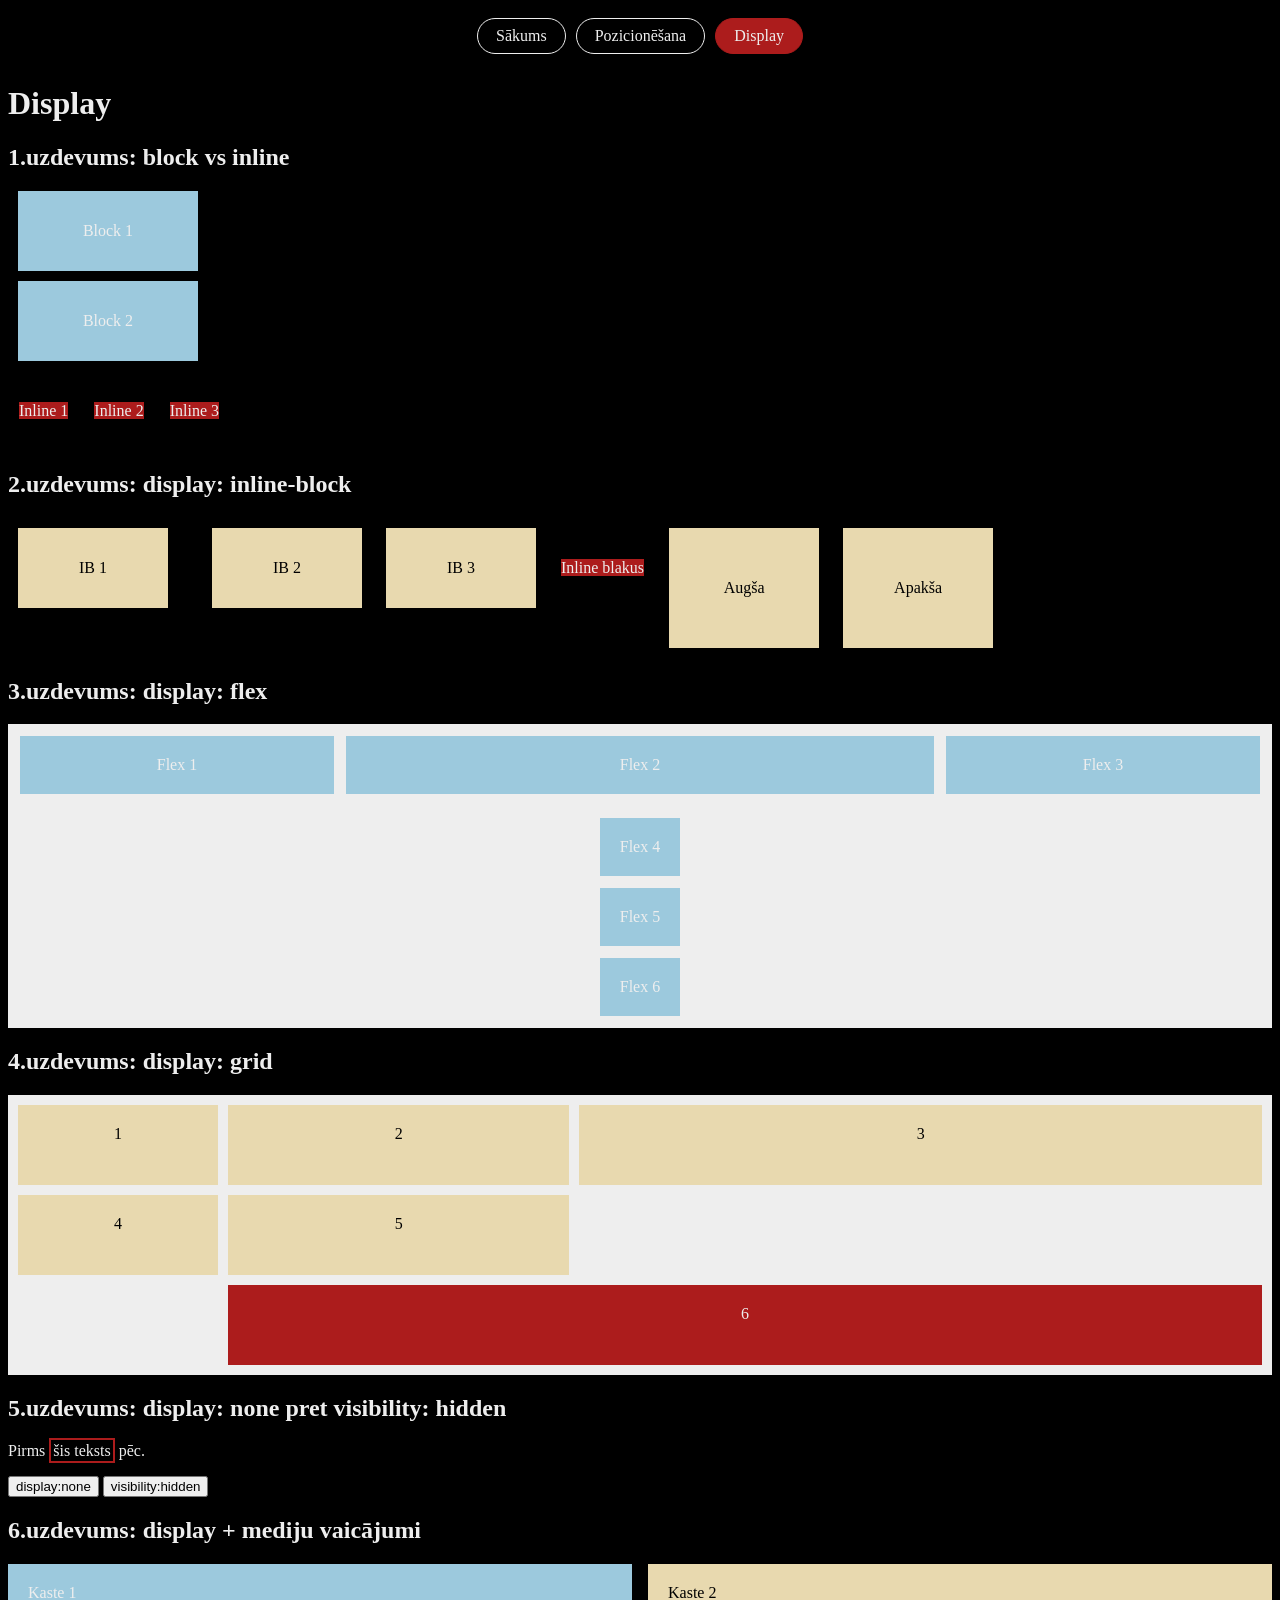
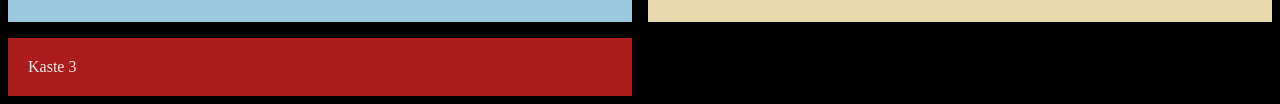
<file: display.html>
<!DOCTYPE html>
<html lang="lv">
<head>
    <meta charset="UTF-8">
    <meta name="viewport" content="width=device-width, initial-scale=1.0">
    <title>Display</title>
    <link rel="stylesheet" href="style.css">
</head>

<body>
<nav class="lapas-nav">
    <a class="sakums" href="index.html">Sākums</a>
    <a class="pozicijas" href="pozicijas.html">Pozicionēšana</a>
    <a class="display aktivs" href="display.html">Display</a>
</nav>
<h1>Display</h1>

<h2>1.uzdevums: block vs inline</h2>
<div class="block">Block 1</div>
<div class="block">Block 2</div>
<div class="inline">Inline 1</div>
<div class="inline">Inline 2</div>
<div class="inline">Inline 3</div>

<h2>2.uzdevums: display: inline-block</h2>
<div class="inline-block">IB 1</div>
<div class="inline-block ib-atstarpe">IB 2</div>
<div class="inline-block">IB 3</div>
<div class="inline">Inline blakus</div>
<div class="inline-block ib-tall ib-augsa">Augša</div>
<div class="inline-block ib-tall ib-apaksa">Apakša</div>

<h2>3.uzdevums: display: flex</h2>
<div class="flex-container">
    <div class="flex-item">Flex 1</div>
    <div class="flex-item flex-item-2">Flex 2</div>
    <div class="flex-item">Flex 3</div>
</div>

<div class="flex-container flex-kolonna">
    <div class="flex-item">Flex 4</div>
    <div class="flex-item">Flex 5</div>
    <div class="flex-item">Flex 6</div>
</div>

<h2>4.uzdevums: display: grid</h2>
<div class="grid-container">
    <div class="grid-item">1</div>
    <div class="grid-item">2</div>
    <div class="grid-item">3</div>
    <div class="grid-item">4</div>
    <div class="grid-item">5</div>
    <div class="grid-item grid-item-6">6</div>
</div>

<h2>5.uzdevums: display: none pret visibility: hidden</h2>
<p>Pirms <span id="hideMe">šis teksts</span> pēc.</p>
<button onclick="document.getElementById('hideMe').style.display='none'">
    display:none
</button>
<button onclick="document.getElementById('hideMe').style.visibility='hidden'">
    visibility:hidden
</button>

<h2>6.uzdevums: display + mediju vaicājumi</h2>
<div class="responsive">
    <div class="kaste-1">Kaste 1</div>
    <div class="kaste-2">Kaste 2</div>
    <div class="kaste-3">Kaste 3</div>
</div>

</body>

</html>
</file>
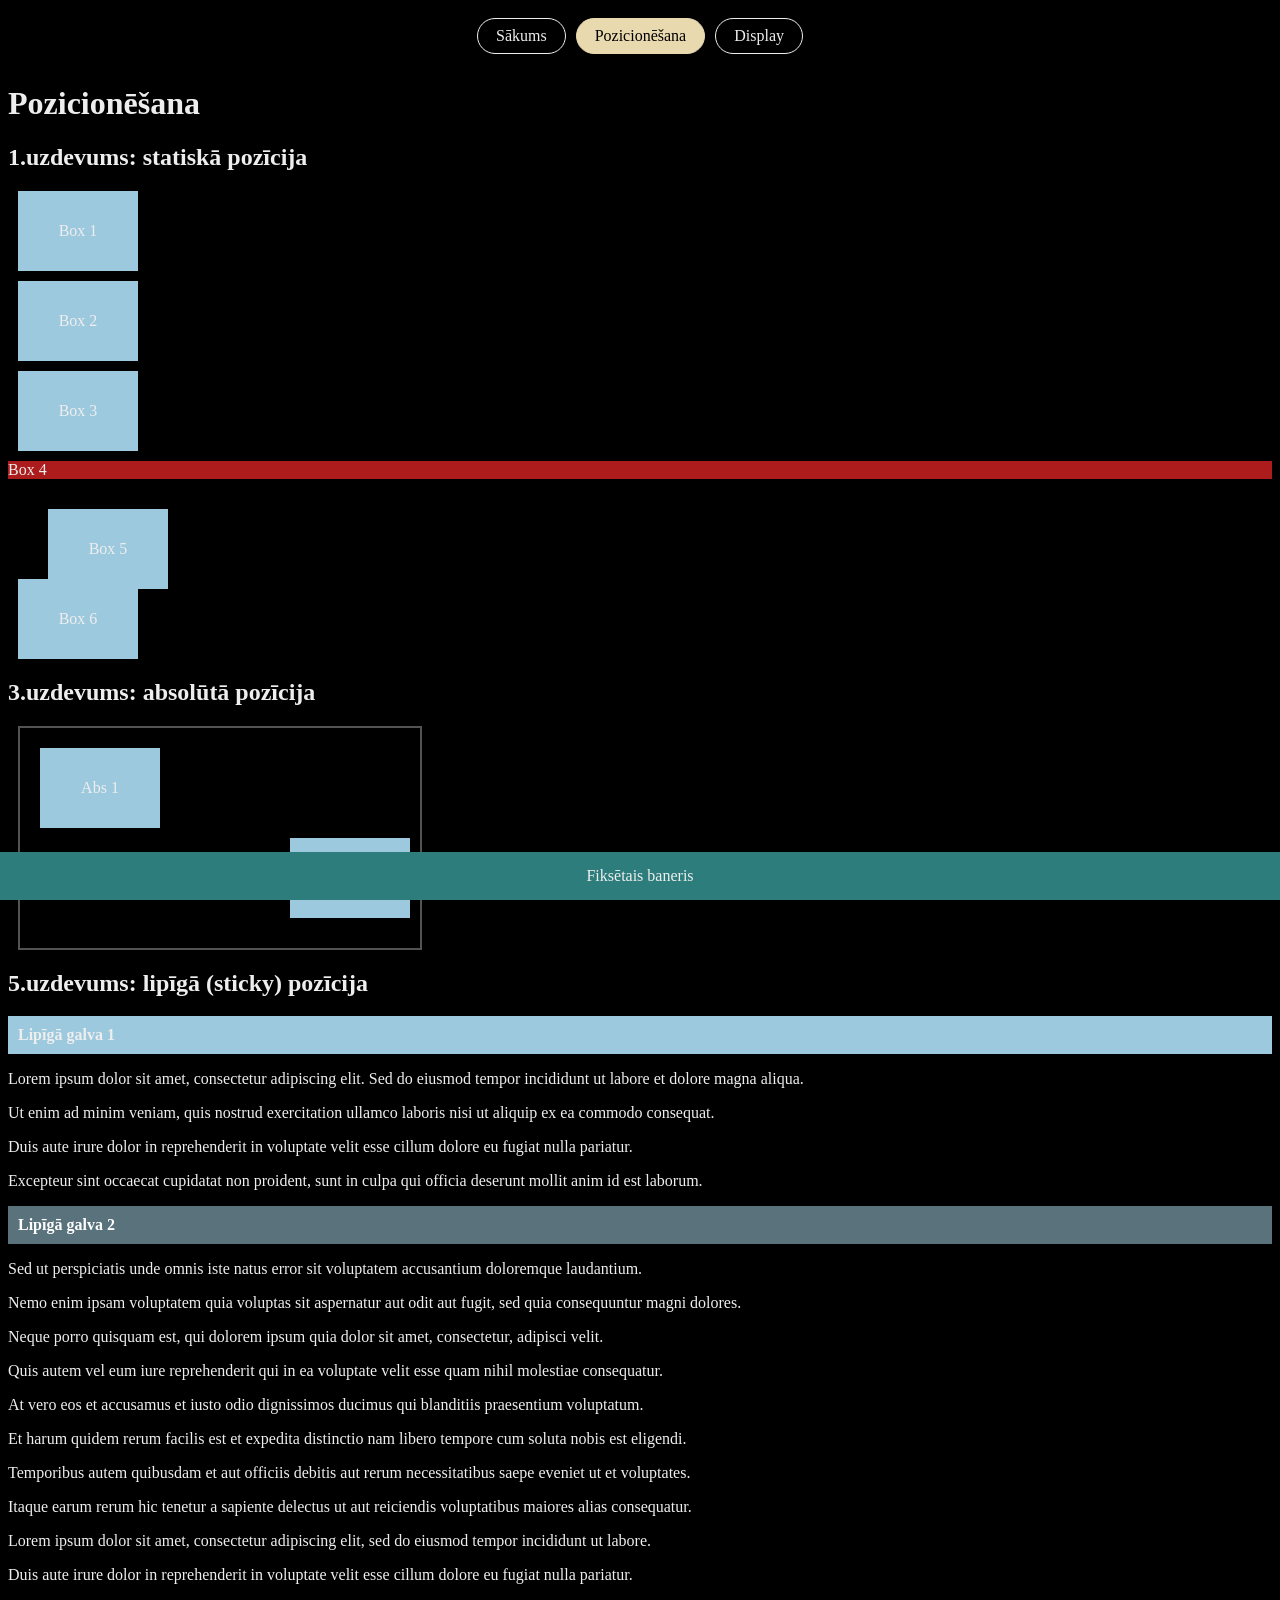
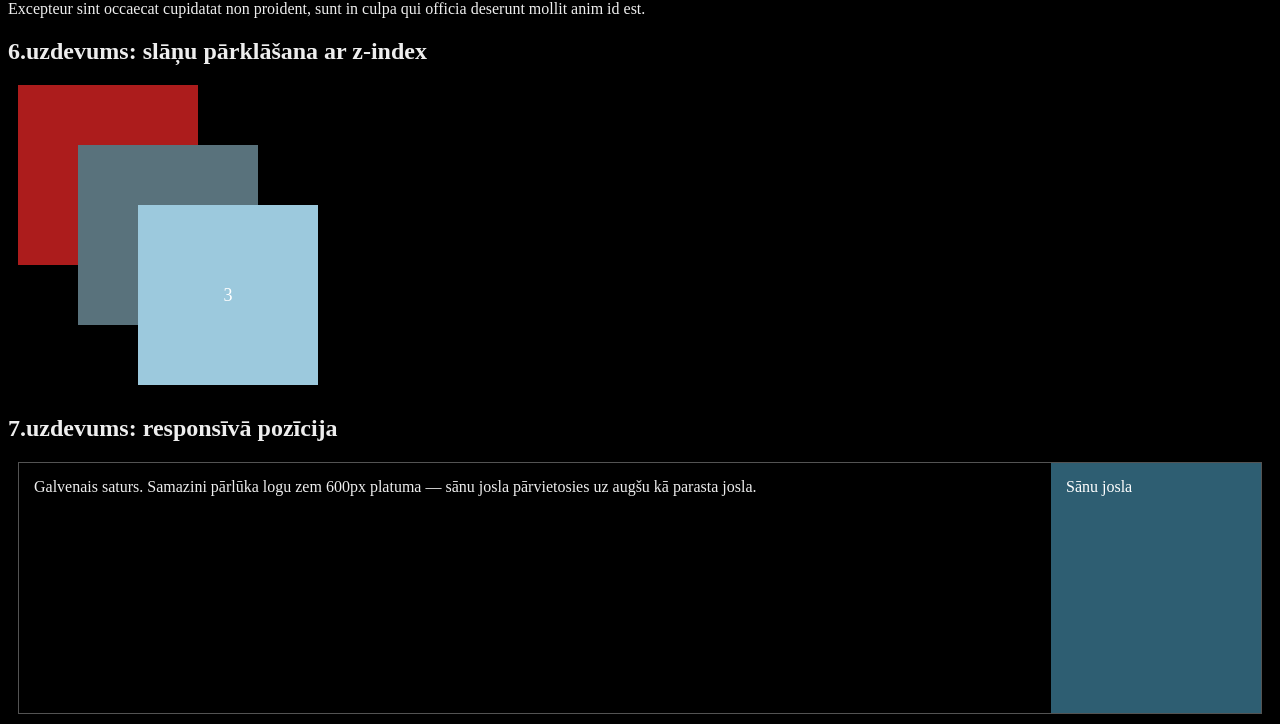
<file: pozicijas.html>
<!DOCTYPE html>
<html lang="lv">
<head>
    <meta charset="UTF-8">
    <meta name="viewport" content="width=device-width, initial-scale=1.0">
    <title>Pozicionēšana</title>
    <link rel="stylesheet" href="style.css">
</head>

<body>
<nav class="lapas-nav">
    <a class="sakums" href="index.html">Sākums</a>
    <a class="pozicijas aktivs" href="pozicijas.html">Pozicionēšana</a>
    <a class="display" href="display.html">Display</a>
</nav>
<div class="fixed-banner">Fiksētais baneris</div>
<h1>Pozicionēšana</h1>

<h2>1.uzdevums: statiskā pozīcija</h2>
<div class="box">Box 1</div>
<div class="box">Box 2</div>
<div class="box">Box 3</div>
<div class="box-otrs">Box 4</div>
<div class="box relative">Box 5</div>
<div class="box">Box 6</div>

<h2>3.uzdevums: absolūtā pozīcija</h2>
<div class="container">
    <div class="absolute box">Abs 1</div>
    <div class="absolute-2 box">Abs 2</div>
</div>

<h2>5.uzdevums: lipīgā (sticky) pozīcija</h2>
<div class="sticky-header">Lipīgā galva 1</div>
<p>Lorem ipsum dolor sit amet, consectetur adipiscing elit. Sed do eiusmod tempor incididunt ut labore et dolore magna aliqua.</p>
<p>Ut enim ad minim veniam, quis nostrud exercitation ullamco laboris nisi ut aliquip ex ea commodo consequat.</p>
<p>Duis aute irure dolor in reprehenderit in voluptate velit esse cillum dolore eu fugiat nulla pariatur.</p>
<p>Excepteur sint occaecat cupidatat non proident, sunt in culpa qui officia deserunt mollit anim id est laborum.</p>
<div class="sticky-header-2">Lipīgā galva 2</div>
<p>Sed ut perspiciatis unde omnis iste natus error sit voluptatem accusantium doloremque laudantium.</p>
<p>Nemo enim ipsam voluptatem quia voluptas sit aspernatur aut odit aut fugit, sed quia consequuntur magni dolores.</p>
<p>Neque porro quisquam est, qui dolorem ipsum quia dolor sit amet, consectetur, adipisci velit.</p>
<p>Quis autem vel eum iure reprehenderit qui in ea voluptate velit esse quam nihil molestiae consequatur.</p>
<p>At vero eos et accusamus et iusto odio dignissimos ducimus qui blanditiis praesentium voluptatum.</p>
<p>Et harum quidem rerum facilis est et expedita distinctio nam libero tempore cum soluta nobis est eligendi.</p>
<p>Temporibus autem quibusdam et aut officiis debitis aut rerum necessitatibus saepe eveniet ut et voluptates.</p>
<p>Itaque earum rerum hic tenetur a sapiente delectus ut aut reiciendis voluptatibus maiores alias consequatur.</p>
<p>Lorem ipsum dolor sit amet, consectetur adipiscing elit, sed do eiusmod tempor incididunt ut labore.</p>
<p>Duis aute irure dolor in reprehenderit in voluptate velit esse cillum dolore eu fugiat nulla pariatur.</p>
<p>Excepteur sint occaecat cupidatat non proident, sunt in culpa qui officia deserunt mollit anim id est.</p>

<h2>6.uzdevums: slāņu pārklāšana ar z-index</h2>
<div class="layer-container">
    <div class="layer layer-sarkans">1</div>
    <div class="layer layer-zals">2</div>
    <div class="layer layer-zils">3</div>
</div>

<h2>7.uzdevums: responsīvā pozīcija</h2>
<div class="layout">
    <aside class="sidebar">Sānu josla</aside>
    <main class="saturs">Galvenais saturs. Samazini pārlūka logu zem 600px platuma — sānu josla pārvietosies uz augšu kā parasta josla.</main>
</div>

</body>

</html>
</file>
<file: style.css>
body{
    background-color: #000000;
    color: #eeeeee;
}

a{
    color: #9cc9dd;
}

.uzdevums{
    margin-bottom:50px;
}
#produkta-kartite{
    background-color: #adacac;
    border: 1px solid #535353;
    padding: 16px;
}

.kartites-virsraksts{
    font-size: 24px;
    font-weight: bold;
    margin-bottom: 10px;
}

.kartites-teksts{
    line-height: 1.4;
    color: #6b6b6b;
}

form{
    text-align: center;
    border: 1px solid #535353;
    border-radius: 12px;
    padding: 20px;
    width: 350px;
    margin: 0 auto;
}

form input{
    width: 250px;
    padding: 8px;
    margin-bottom: 10px;
}

.menu{
    list-style: none;
    padding: 0;
}

.menu li{
    display: inline-block;
    margin-right: 15px;
}

.menu a{
    text-decoration: none;
    color: #eeeeee;
}

.menu a:hover{
    color: 	#9cc9dd;
    text-decoration: underline;
}

.menu li.active{
    background-color: #d9ecff;
    padding: 5px 10px;
}

.menu li.active a{
    color: #000000;
}

.gallery > h3{
    margin-bottom: 20px;
}

.gallery figure{
    position: relative;
    margin: 0;
    width: 250px;
}

.gallery img{
    width: 100%;
    display: block;
}

.gallery figure figcaption{
    position: absolute;
    bottom: 0;
    left: 0;
    right: 0;
    background-color: rgba(0, 0, 0, 0.6);
    color: #fff;
    padding: 6px;
}

.quote{
    position: relative;
    border-left: 3px solid #adacac;
    padding-left: 50px;
    margin: 30px;
    font-style: italic;
    color: #eeeeee;
}

.quote::before{
    content: "“";
    font-size: 60px;
    font-style: italic;
    color: #b5b5b5;
    position: absolute;
    top: -15px;
    left: 8px;
}

.nav-bar{
    display: flex;
    align-items: center;
    justify-content: space-between;
    padding: 15px 30px;
    background-color: 	#eeeeee;
}

.nav-links a{
    text-decoration: none;
    color: #333;
    margin-left: 25px;
    transition: color 0.3s ease;
}

.nav-links a:hover{
    color: 	#9cc9dd;
}

.box{
    background-color: 	#9cc9dd;
    color: 	#eeeeee;
    width: 120px;
    height: 80px;
    margin: 10px;
    text-align: center;
    line-height: 80px;
}

.box-otrs{
    background-color: #ac1c1c;
}

.relative{
    position: relative;
    top: 20px;
    left: 30px;
}

.container{
    position: relative;
    width: 400px;
    height: 220px;
    border: 2px solid #535353;
    margin: 10px;
}

.container .absolute{
    position: absolute;
    top: 20px;
    left: 20px;
    margin: 0;
}

.container .absolute-2{
    position: absolute;
    top: 110px;
    left: 270px;
    margin: 0;
}

.fixed-banner{
    position: fixed;
    bottom: 0;
    left: 0;
    right: 0;
    z-index: 10;
    background-color: #2e7d7d;
    color: #eeeeee;
    padding: 15px;
    text-align: center;
}

.sticky-header{
    position: sticky;
    top: 0;
    background-color: #9cc9dd;
    color: 	#eeeeee;
    padding: 10px;
    font-weight: bold;
}

.sticky-header-2{
    position: sticky;
    top: 50px;
    background-color: #59727c;
    color: #fff;
    padding: 10px;
    font-weight: bold;
}

.layer-container{
    position: relative;
    width: 320px;
    height: 310px;
    margin: 10px;
}

.layer{
    position: absolute;
    width: 180px;
    height: 180px;
    text-align: center;
    line-height: 180px;
    color: #fff;
    font-size: 18px;
}

.layer-sarkans{
    top: 0;
    left: 0;
    z-index: 1;
    background-color: #ac1c1c;
}

.layer-zals{
    top: 60px;
    left: 60px;
    z-index: 2;
    background-color: #59727c;
}

.layer-zils{
    top: 120px;
    left: 120px;
    z-index: 3;
    background-color: #9cc9dd;
}

.layout{
    position: relative;
    min-height: 250px;
    margin: 10px;
    border: 1px solid #535353;
}

.sidebar{
    position: absolute;
    top: 0;
    right: 0;
    bottom: 0;
    width: 180px;
    background-color: #2e5e72;
    color: #fff;
    padding: 15px;
}

.saturs{
    margin-right: 210px;
    padding: 15px;
}

@media screen and (max-width: 600px){
    .sidebar{
        position: static;
        width: auto;
        height: auto;
    }

    .saturs{
        margin-right: 0;
    }
}

.block{
    display: block;
    width: 180px;
    height: 80px;
    margin: 10px;
    background: #9cc9dd;
    color: #eeeeee;
    line-height: 80px;
    text-align: center;
}

.inline{
    display: inline;
    width: 200px;
    height: 80px;
    margin: 10px;
    background: #ac1c1c;
    color: #eeeeee;
    line-height: 80px;
    text-align: center;
    border: 1px solid #000000;
}

.inline-block{
    display: inline-block;
    width: 150px;
    height: 80px;
    margin: 10px;
    background: #e8d9af;
    color: #000000;
    line-height: 80px;
    text-align: center;
}

.ib-atstarpe{
    margin-left: 30px;
}

.ib-tall{
    height: 120px;
    line-height: 120px;
}

.ib-augsa{
    vertical-align: top;
}

.ib-apaksa{
    vertical-align: bottom;
}

.flex-container{
    display: flex;
    gap: 12px;
    background: #eeeeee;
    padding: 12px;
    justify-content: space-between;
    align-items: center;
}

.flex-item{
    background: #9cc9dd;
    color: #eeeeee;
    padding: 20px;
    text-align: center;
    flex: 1;
}

.flex-item-2{
    flex: 2;
}

.flex-kolonna{
    flex-direction: column;
}

.grid-container{
    display: grid;
    grid-template-columns: 200px 1fr 2fr;
    grid-auto-rows: 80px;
    gap: 10px;
    background: #eeeeee;
    padding: 10px;
}

.grid-item{
    background: #e8d9af;
    color: #000000;
    padding: 20px;
    text-align: center;
}

.grid-item-6{
    grid-column: 2 / span 2;
    background: #ac1c1c;
    color: #eeeeee;
}

#hideMe{
    border: 2px solid #ac1c1c;
    padding: 2px;
}

.responsive{
    display: block;
}

.responsive div{
    padding: 20px;
}

.kaste-1{
    background: #9cc9dd;
    color: #eeeeee;
}

.kaste-2{
    background: #e8d9af;
    color: #000000;
}

.kaste-3{
    background: #ac1c1c;
    color: #eeeeee;
}

@media (min-width: 600px){
    .responsive{
        display: grid;
        grid-template-columns: 1fr 1fr;
        gap: 16px;
    }
}

.lapas-nav{
    display: flex;
    justify-content: center;
    gap: 10px;
    padding: 10px;
    margin-bottom: 10px;
}

.lapas-nav a{
    padding: 8px 18px;
    text-decoration: none;
    border: 1px solid #eeeeee;
    border-radius: 20px;
    color: #eeeeee;
    transition: background 0.3s ease, color 0.3s ease, border-color 0.3s ease;
}

.lapas-nav a:hover{
    background: #eeeeee;
    color: #000000;
}

.lapas-nav a.sakums.aktivs{
    background: #9cc9dd;
    border-color: #9cc9dd;
    color: #000000;
}

.lapas-nav a.pozicijas.aktivs{
    background: #e8d9af;
    border-color: #e8d9af;
    color: #000000;
}

.lapas-nav a.display.aktivs{
    background: #ac1c1c;
    border-color: #ac1c1c;
    color: #eeeeee;
}
</file>
